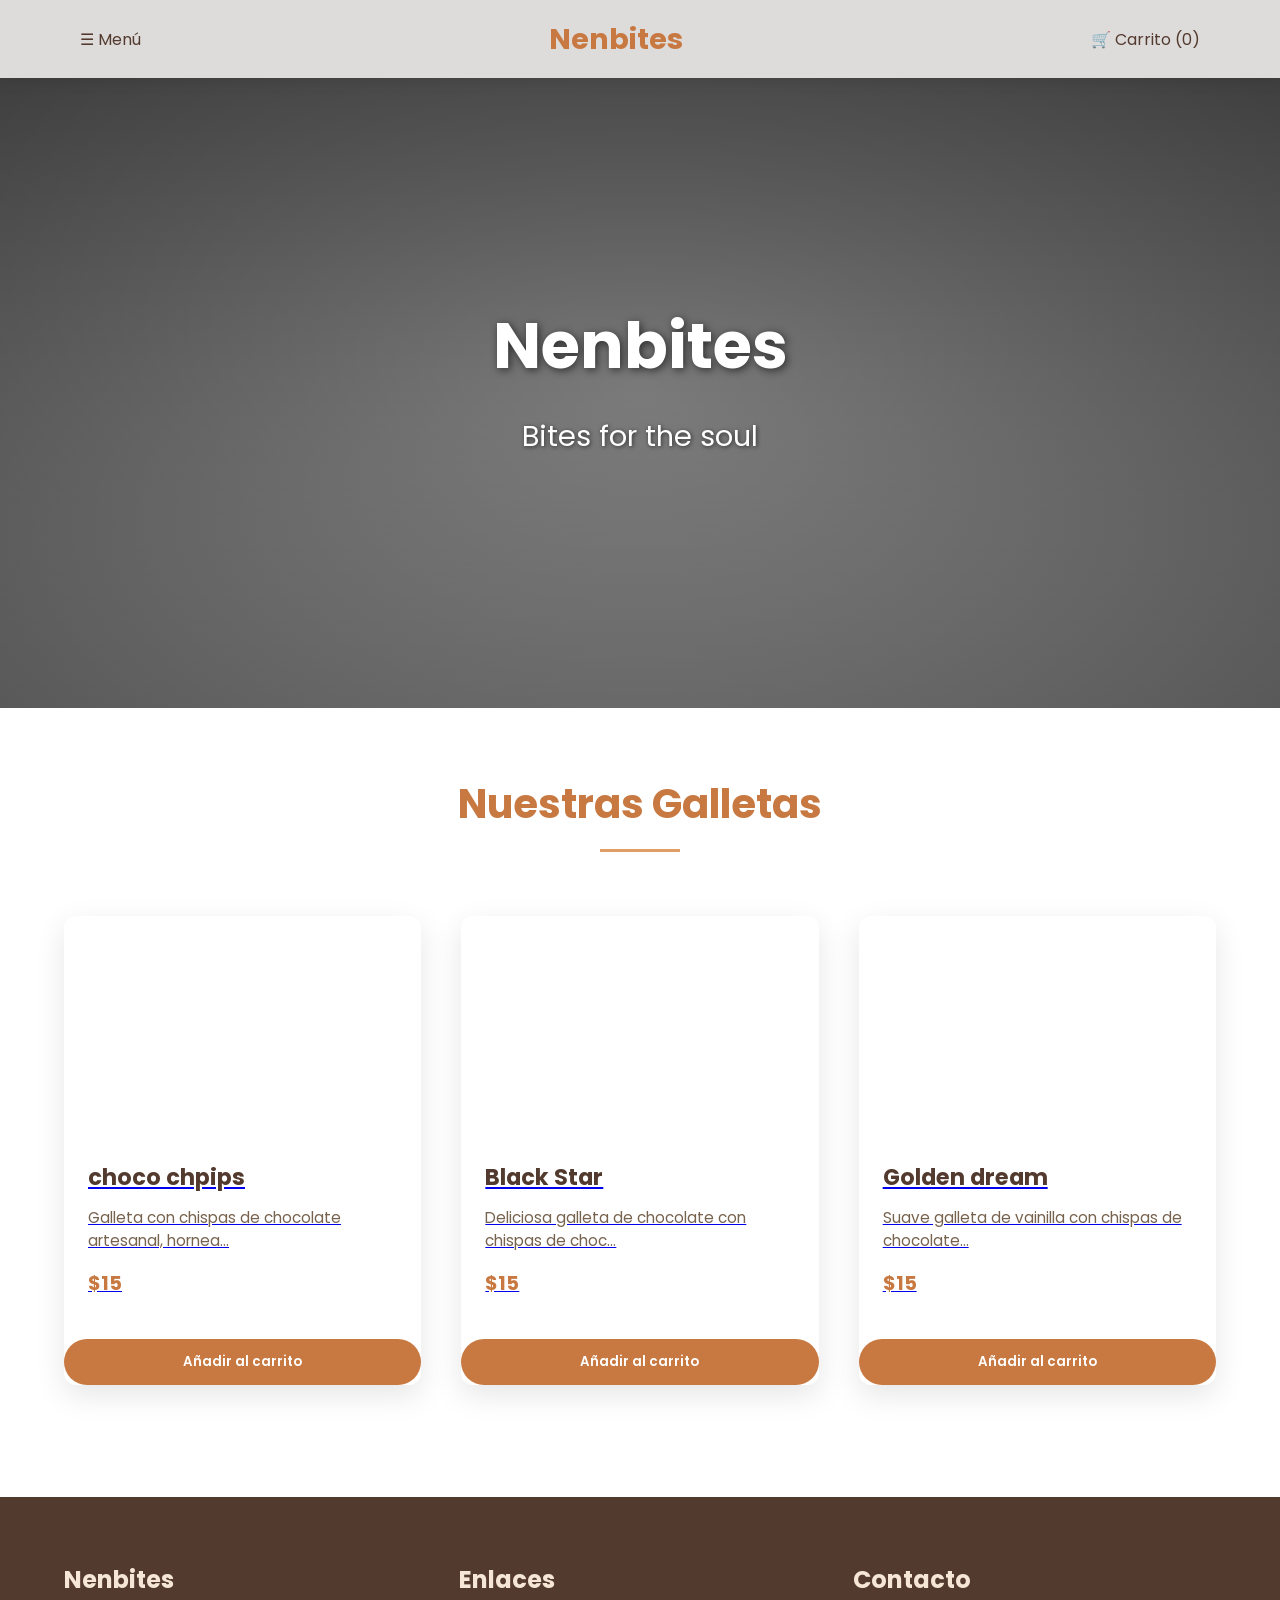
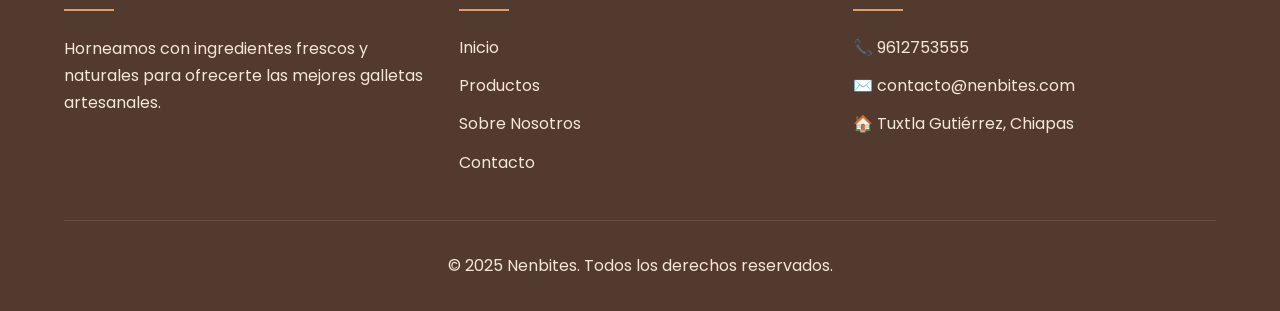
<file: index.html>
<!DOCTYPE html>
<html lang="es">
<head>
    <meta charset="UTF-8">
    <meta name="viewport" content="width=device-width, initial-scale=1.0">
    <title>Nenbites | Galletas Artesanales</title>
    <meta name="description" content="Deliciosas galletas artesanales horneadas con ingredientes naturales">
    <link rel="stylesheet" href="stylec.css">
    <!-- Preconexión para mejorar rendimiento -->
    <link rel="preconnect" href="https://fonts.googleapis.com">
    <link rel="preconnect" href="https://fonts.gstatic.com" crossorigin>
    <!-- Fonts -->
    <link href="https://fonts.googleapis.com/css2?family=Poppins:wght@400;600;700&display=swap" rel="stylesheet">
</head>
<body>
    <!-- Barra de navegación -->
    <nav class="navbar">
        <div class="dropdown">
            <button class="menu-button">☰ Menú</button>
            <div class="dropdown-content">
                <a href="index.html">Página Principal</a>
                <a href="login.html">Iniciar Sesión</a>
                <a href="#">Mis Órdenes</a>
                <a href="#">Catálogo</a>
                <a href="Sobre_nosotros.html">Sobre nosotros</a>
                <a href="ventas.html">Ventas</a>
            </div>
        </div>
        <a href="index.html" class="logo">Nenbites</a>
        <button class="menu-button">🛒 Carrito (<span id="cart-count">0</span>)</button>
    </nav>
    
    <!-- Banner principal -->
    <header class="banner">
        <div class="banner-content">
            <h1>Nenbites</h1>
            <p>Bites for the soul</p>
        </div>
    </header>

    <!-- Sección de productos -->
    <main>
        <h2 class="productos-titulo">Nuestras Galletas</h2>
        <div class="contenedor-productos" id="productos-container">
            <!-- Los productos se cargarán aquí dinámicamente desde product-handler.js -->
        </div>
    </main>
    
    <!-- Footer -->
    <footer>
        <div class="footer-content">
            <div class="footer-section">
                <h3>Nenbites</h3>
                <p>Horneamos con ingredientes frescos y naturales para ofrecerte las mejores galletas artesanales.</p>
            </div>
            
            <div class="footer-section">
                <h3>Enlaces</h3>
                <ul>
                    <li><a href="index.html">Inicio</a></li>
                    <li><a href="#">Productos</a></li>
                    <li><a href="#">Sobre Nosotros</a></li>
                    <li><a href="#">Contacto</a></li>
                </ul>
            </div>
            
            <div class="footer-section">
                <h3>Contacto</h3>
                <ul>
                    <li>📞 9612753555</li>
                    <li>✉️ contacto@nenbites.com</li>
                    <li>🏠 Tuxtla Gutiérrez, Chiapas</li>
                </ul>
            </div>
        </div>
        
        <div class="copyright">
            <p>&copy; 2025 Nenbites. Todos los derechos reservados.</p>
        </div>
    </footer>

    <!-- Scripts -->
    <script src="js/product-handler.js"></script>
    <script src="jvanim.js"></script>

    <!-- Polyfill para navegadores antiguos (opcional) -->
    <script>
        if (!window.Promise) {
            document.write('<script src="https://cdn.jsdelivr.net/npm/promise-polyfill@8.2.3/dist/polyfill.min.js"><\/script>');
        }
    </script>
</body>
</html>
</file>
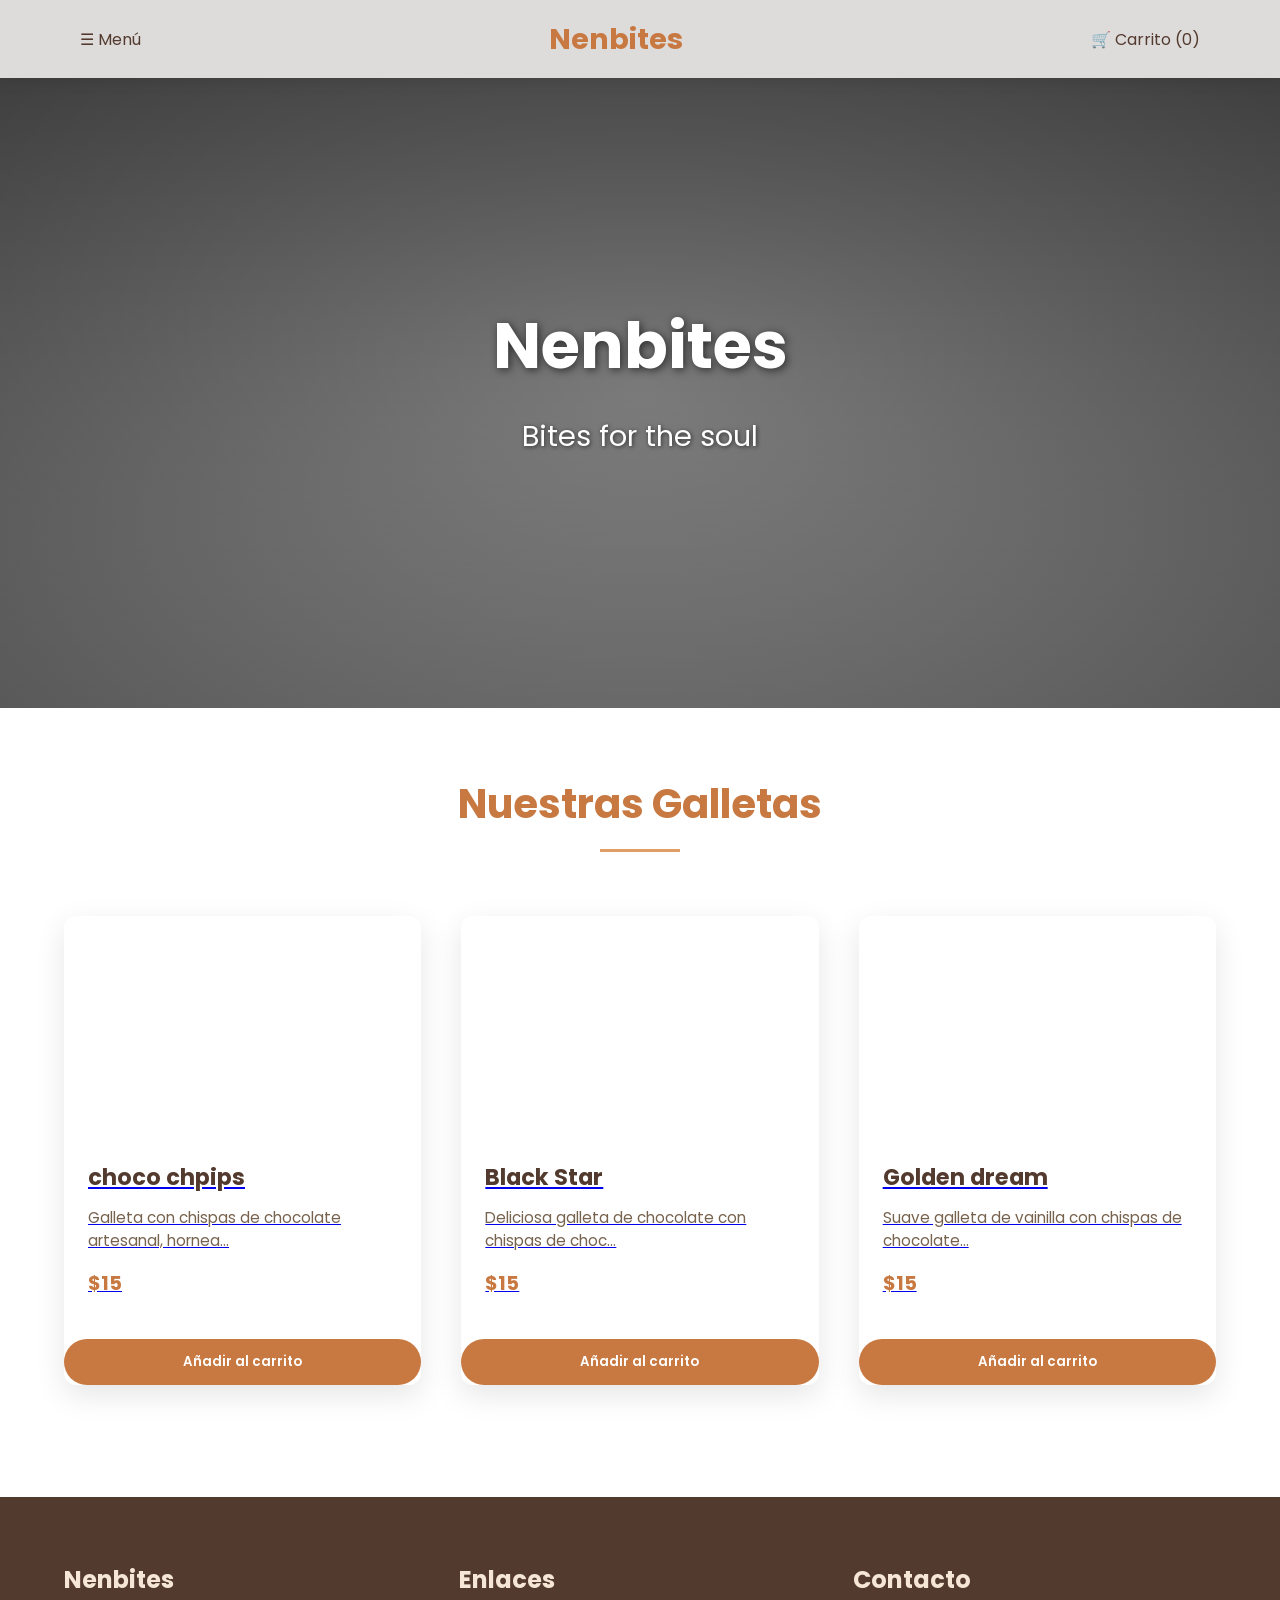
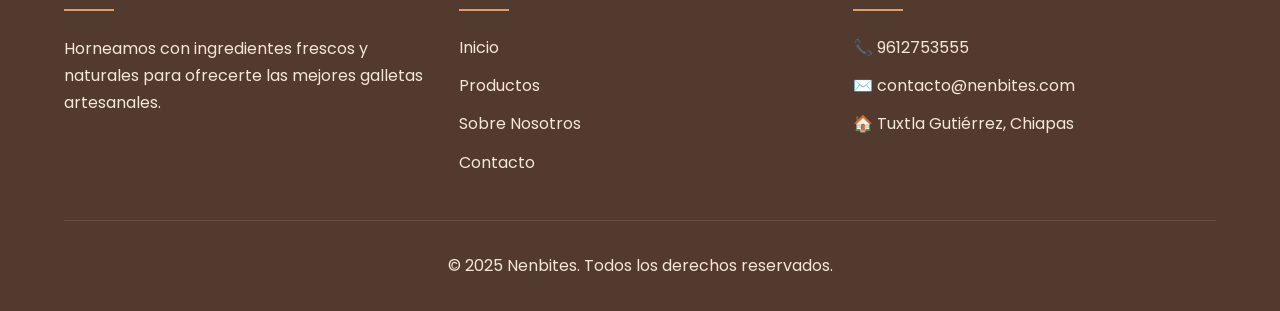
<file: detalle-producto.html>
<!DOCTYPE html>
<html lang="es">
<head>
    <meta charset="UTF-8">
    <meta name="viewport" content="width=device-width, initial-scale=1.0">
    <title>Detalle del Producto | Nenbites</title>
    <link rel="stylesheet" href="stylec.css">
</head>
<body>
    <nav class="navbar">
        <!-- Copia el mismo navbar de index.html -->
        <div class="dropdown">
            <button class="menu-button">☰ Menú</button>
            <div class="dropdown-content">
                <a href="index.html">Página Principal</a>
                <!-- ... otros enlaces ... -->
            </div>
        </div>
        <a href="index.html" class="logo">Nenbites</a>
        <button class="menu-button">🛒 Carrito (0)</button>
    </nav>

    <div class="detalle-producto" id="detalle-container">
        <!-- Los datos se cargarán aquí con JavaScript -->
    </div>

    <footer>
        <div class="footer-content">
            <div class="footer-section">
                <h3>Nenbites</h3>
                <p>Horneamos con ingredientes frescos y naturales para ofrecerte las mejores galletas artesanales.</p>
            </div>
            
            <div class="footer-section">
                <h3>Enlaces</h3>
                <ul>
                    <li><a href="index.html">Inicio</a></li>
                    <li><a href="#">Productos</a></li>
                    <li><a href="#">Sobre Nosotros</a></li>
                    <li><a href="#">Contacto</a></li>
                </ul>
            </div>
            
            <div class="footer-section">
                <h3>Contacto</h3>
                <ul>
                    <li>📞 9612753555</li>
                    <li>✉️ contacto@nenbites.com</li>
                    <li>🏠 Tuxtla Gutiérrez, Chiapas</li>
                </ul>
            </div>
        </div>
        
        <div class="copyright">
            <p>&copy; 2025 Nenbites. Todos los derechos reservados.</p>
        </div>
    </footer>

    <script>
        document.addEventListener('DOMContentLoaded', async () => {
            const urlParams = new URLSearchParams(window.location.search);
            const productId = urlParams.get('id');
            const detalleContainer = document.getElementById('detalle-container');

            if (!productId) {
                window.location.href = "index.html";
                return;
            }

            // Cargar datos del JSON
            const response = await fetch('productos.json');
            const data = await response.json();
            const producto = data.productos.find(p => p.id == productId);

            if (!producto) {
                window.location.href = "index.html";
                return;
            }

            // Mostrar el producto
            detalleContainer.innerHTML = `
                <div class="imagen-producto">
                    <img src="${producto.imagen}" alt="${producto.nombre}">
                </div>
                <div class="info-producto">
                    <h1>${producto.nombre}</h1>
                    <p class="precio-detalle">${producto.precio}</p>
                    <p class="descripcion-detalle">${producto.descripcion}</p>
                    <button class="boton-comprar">Añadir al carrito</button>
                </div>
            `;
        });
    </script>
</body>
</html>
</file>
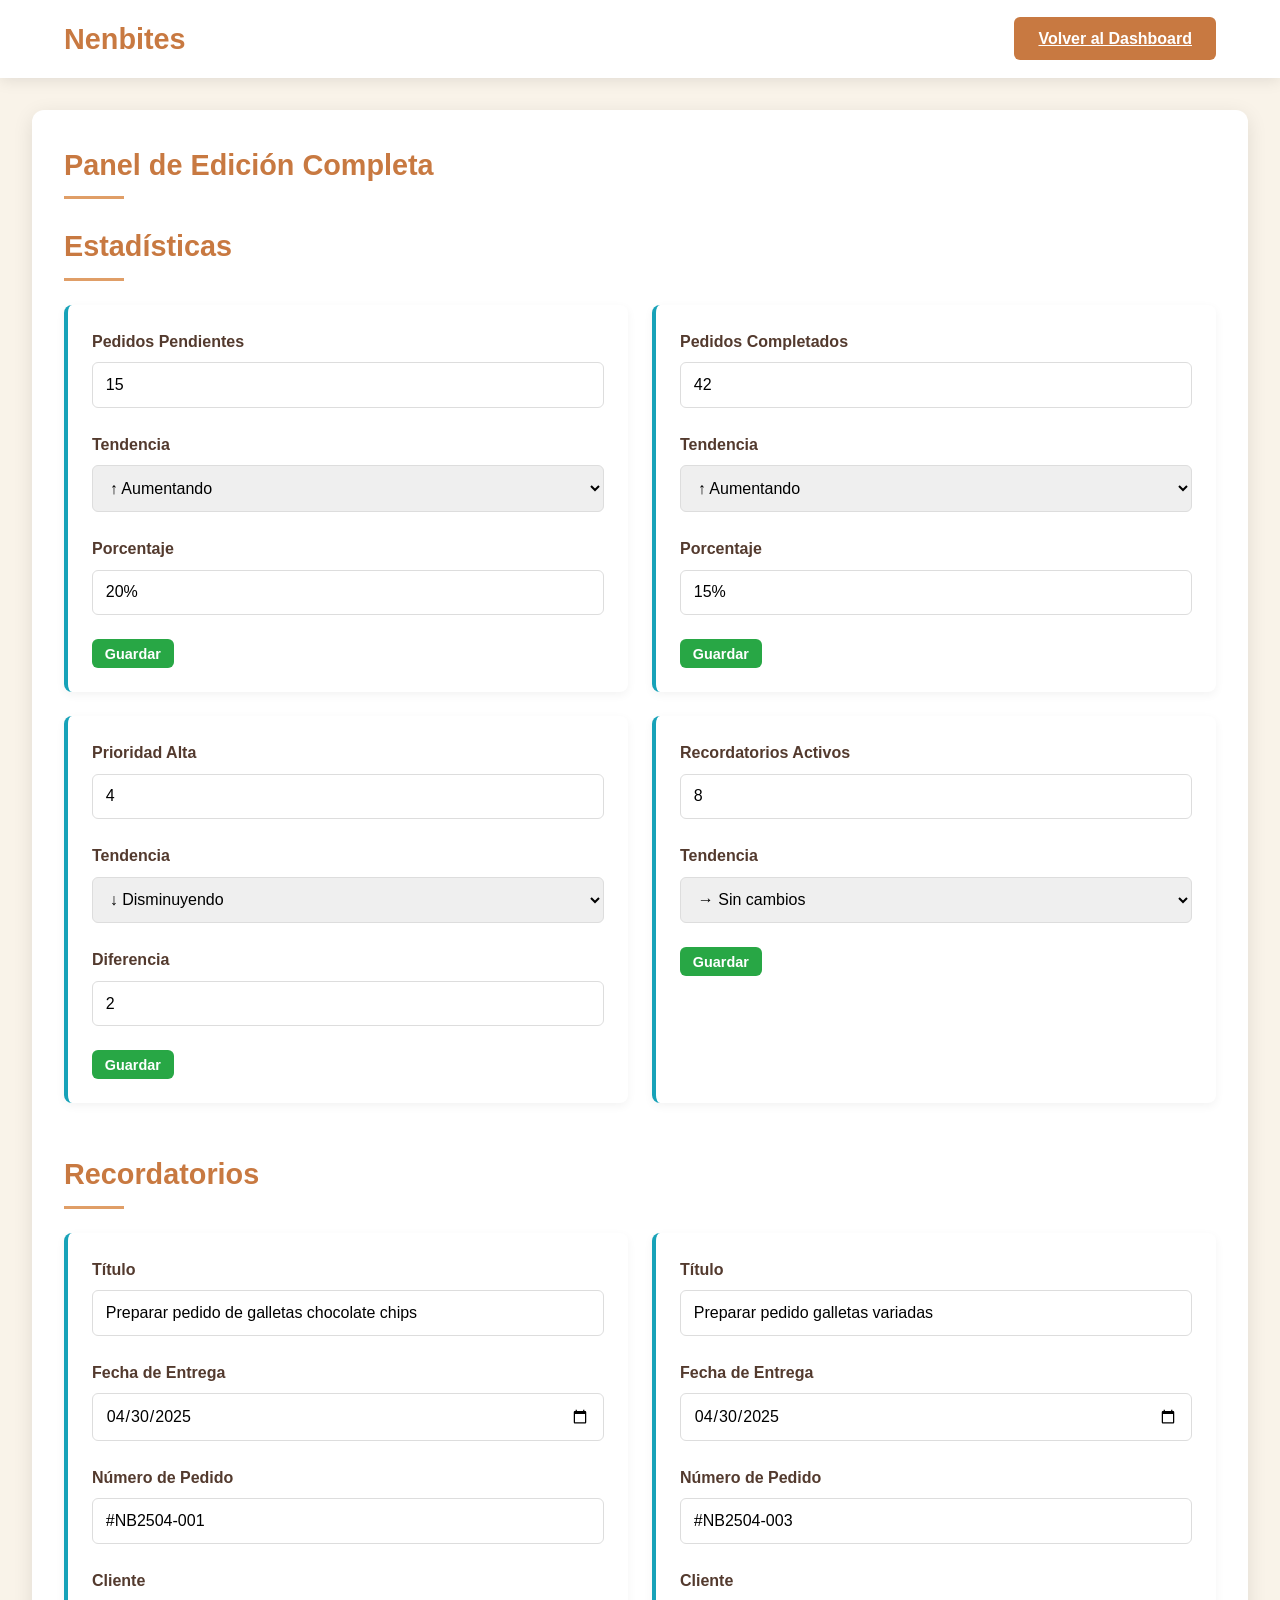
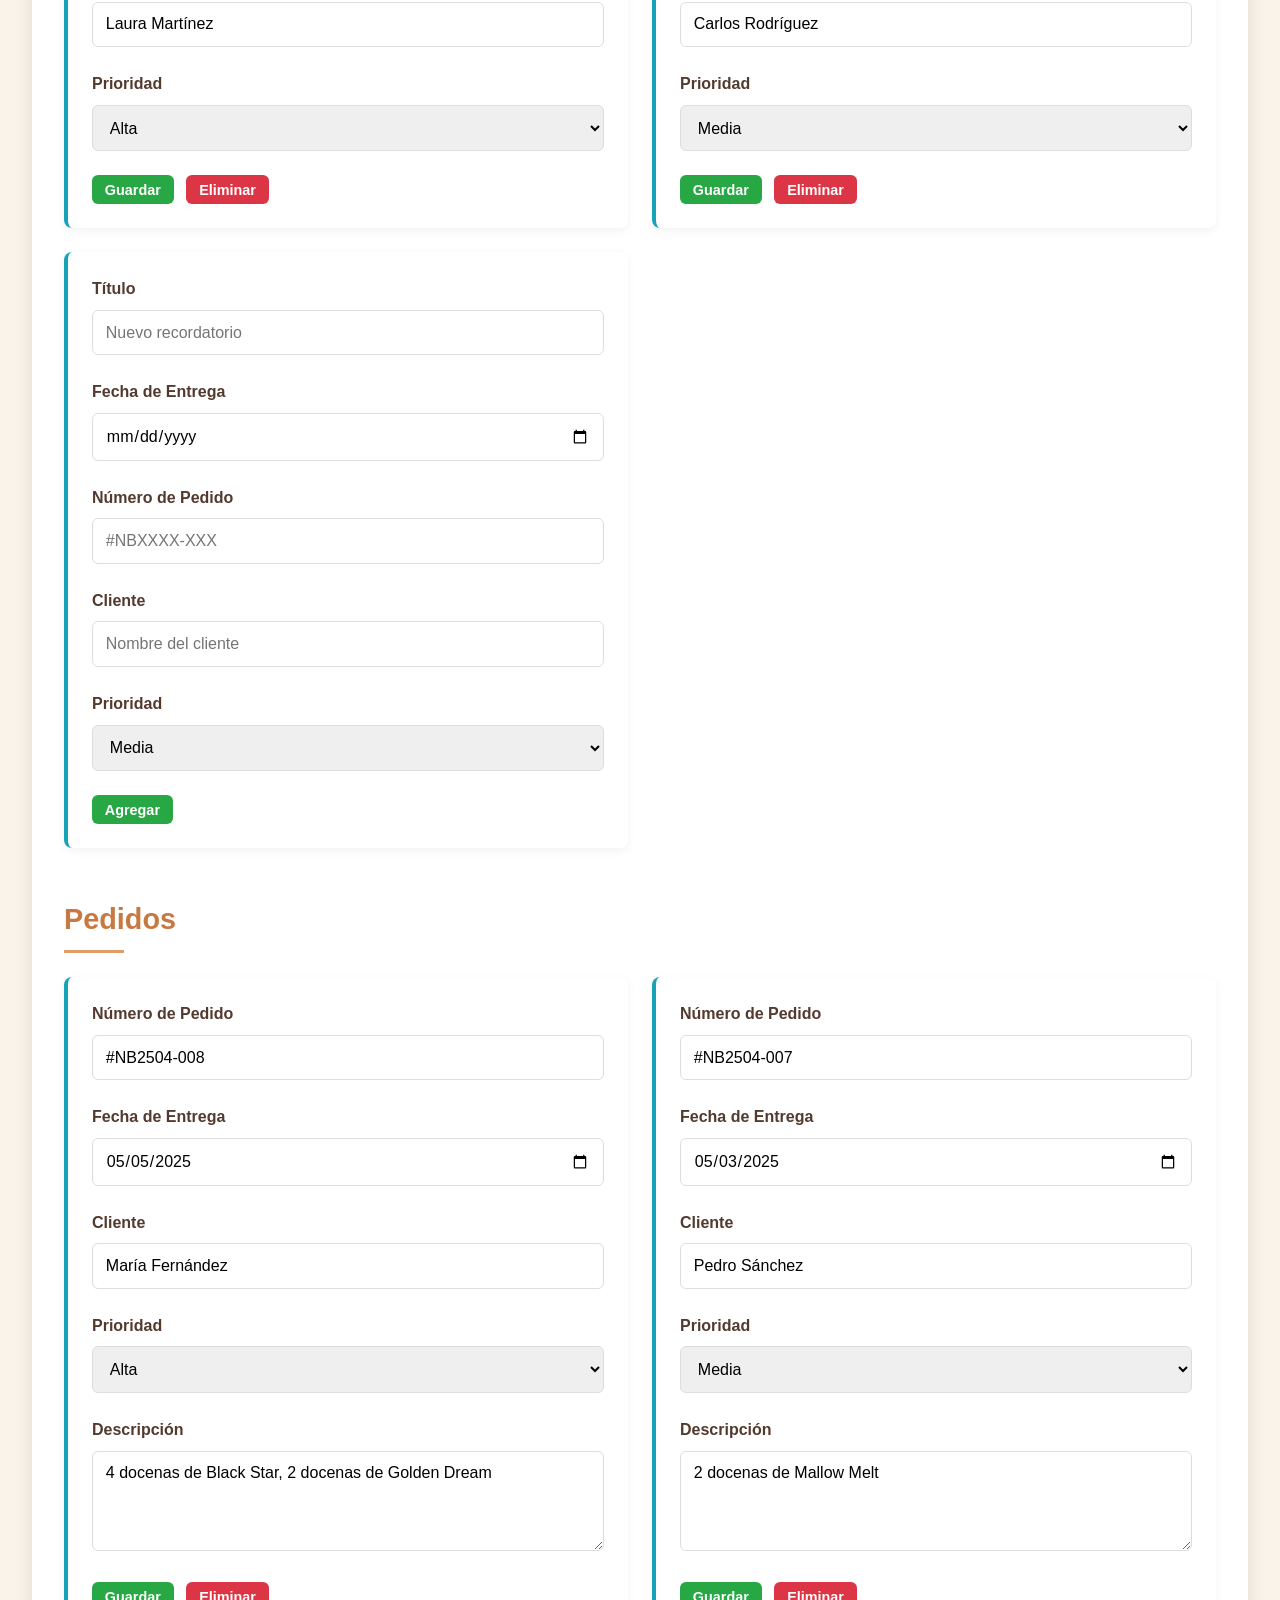
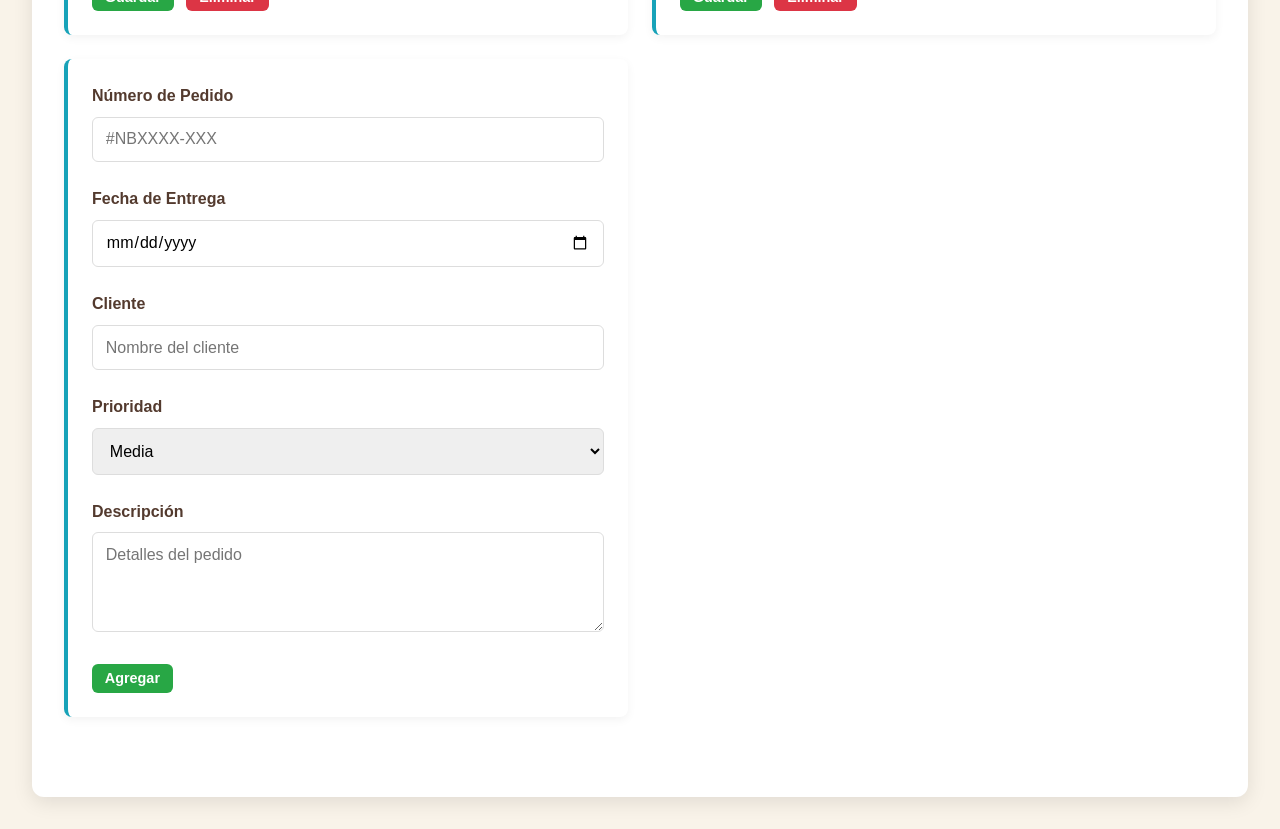
<file: ventas.html>
<!DOCTYPE html>
<html lang="es">
<head>
    <meta charset="UTF-8">
    <meta name="viewport" content="width=device-width, initial-scale=1.0">
    <title>Nenbites - Panel de Edición</title>
    <style>
        /* Reutilizamos los estilos principales del sistema */
        * {
            margin: 0;
            padding: 0;
            box-sizing: border-box;
            font-family: 'Poppins', sans-serif;
        }

        :root {
            --primary-color: #c87941;
            --secondary-color: #e09e67;
            --dark-color: #533a2e;
            --light-color: #f9f3e9;
            --success-color: #28a745;
            --warning-color: #ffc107;
            --danger-color: #dc3545;
            --info-color: #17a2b8;
        }

        body {
            background-color: var(--light-color);
            color: var(--dark-color);
            line-height: 1.6;
        }

        .navbar {
            display: flex;
            justify-content: space-between;
            align-items: center;
            padding: 1rem 5%;
            background-color: #fff;
            box-shadow: 0 2px 15px rgba(0, 0, 0, 0.1);
            position: sticky;
            top: 0;
            z-index: 1000;
        }

        .logo {
            font-size: 1.8rem;
            font-weight: 700;
            color: var(--primary-color);
            text-decoration: none;
        }

        .container {
            max-width: 1400px;
            margin: 2rem auto;
            padding: 0 2rem;
        }

        .card {
            background-color: #fff;
            border-radius: 12px;
            box-shadow: 0 5px 20px rgba(0, 0, 0, 0.1);
            padding: 2rem;
            margin-bottom: 2rem;
        }

        .title {
            font-size: 1.8rem;
            margin-bottom: 1.5rem;
            color: var(--primary-color);
            position: relative;
            padding-bottom: 0.7rem;
        }

        .title:after {
            content: '';
            position: absolute;
            bottom: 0;
            left: 0;
            width: 60px;
            height: 3px;
            background-color: var(--secondary-color);
        }

        .btn {
            padding: 0.8rem 1.5rem;
            border: none;
            border-radius: 6px;
            font-weight: 600;
            cursor: pointer;
            transition: all 0.3s ease;
        }

        .btn-primary {
            background-color: var(--primary-color);
            color: white;
        }

        .btn-primary:hover {
            background-color: var(--secondary-color);
        }

        .form-group {
            margin-bottom: 1.5rem;
        }

        label {
            display: block;
            margin-bottom: 0.5rem;
            font-weight: 600;
        }

        input, select, textarea {
            width: 100%;
            padding: 0.8rem;
            border: 1px solid #ddd;
            border-radius: 6px;
            font-size: 1rem;
        }

        textarea {
            min-height: 100px;
        }

        .edit-section {
            margin-bottom: 3rem;
        }

        .edit-grid {
            display: grid;
            grid-template-columns: repeat(auto-fill, minmax(400px, 1fr));
            gap: 1.5rem;
        }

        .edit-item {
            background-color: white;
            border-radius: 8px;
            padding: 1.5rem;
            box-shadow: 0 3px 10px rgba(0, 0, 0, 0.05);
            border-left: 4px solid var(--info-color);
        }

        .badge {
            display: inline-block;
            padding: 0.3rem 0.6rem;
            border-radius: 20px;
            color: white;
            font-size: 0.8rem;
            font-weight: 600;
            margin-right: 0.5rem;
        }

        .badge-high {
            background-color: var(--danger-color);
        }

        .badge-medium {
            background-color: var(--warning-color);
            color: #333;
        }

        .badge-low {
            background-color: var(--success-color);
        }

        .action-buttons {
            display: flex;
            gap: 0.8rem;
            margin-top: 1rem;
        }

        .btn-sm {
            padding: 0.4rem 0.8rem;
            font-size: 0.9rem;
        }

        .btn-success {
            background-color: var(--success-color);
            color: white;
        }

        .btn-danger {
            background-color: var(--danger-color);
            color: white;
        }

        @media (max-width: 768px) {
            .edit-grid {
                grid-template-columns: 1fr;
            }
        }
    </style>
</head>
<body>
    <div class="navbar">
        <a href="#" class="logo">Nenbites</a>
        <div>
            <a href="index.html" class="btn btn-primary">Volver al Dashboard</a>
        </div>
    </div>

    <div class="container">
        <div class="card">
            <h1 class="title">Panel de Edición Completa</h1>
            
            <!-- Sección de Estadísticas Editables -->
            <div class="edit-section">
                <h2 class="title">Estadísticas</h2>
                <div class="edit-grid">
                    <div class="edit-item">
                        <form id="edit-stats-pending">
                            <div class="form-group">
                                <label for="pending-orders">Pedidos Pendientes</label>
                                <input type="number" id="pending-orders" name="pending-orders" value="15" required>
                            </div>
                            <div class="form-group">
                                <label for="pending-trend">Tendencia</label>
                                <select id="pending-trend" name="trend" required>
                                    <option value="up" selected>↑ Aumentando</option>
                                    <option value="down">↓ Disminuyendo</option>
                                    <option value="same">→ Sin cambios</option>
                                </select>
                            </div>
                            <div class="form-group">
                                <label for="pending-percent">Porcentaje</label>
                                <input type="text" id="pending-percent" name="percent" value="20%" required>
                            </div>
                            <div class="action-buttons">
                                <button type="submit" class="btn btn-sm btn-success">Guardar</button>
                            </div>
                        </form>
                    </div>
                    
                    <div class="edit-item">
                        <form id="edit-stats-completed">
                            <div class="form-group">
                                <label for="completed-orders">Pedidos Completados</label>
                                <input type="number" id="completed-orders" name="completed-orders" value="42" required>
                            </div>
                            <div class="form-group">
                                <label for="completed-trend">Tendencia</label>
                                <select id="completed-trend" name="trend" required>
                                    <option value="up" selected>↑ Aumentando</option>
                                    <option value="down">↓ Disminuyendo</option>
                                    <option value="same">→ Sin cambios</option>
                                </select>
                            </div>
                            <div class="form-group">
                                <label for="completed-percent">Porcentaje</label>
                                <input type="text" id="completed-percent" name="percent" value="15%" required>
                            </div>
                            <div class="action-buttons">
                                <button type="submit" class="btn btn-sm btn-success">Guardar</button>
                            </div>
                        </form>
                    </div>
                    
                    <div class="edit-item">
                        <form id="edit-stats-priority">
                            <div class="form-group">
                                <label for="high-priority">Prioridad Alta</label>
                                <input type="number" id="high-priority" name="high-priority" value="4" required>
                            </div>
                            <div class="form-group">
                                <label for="priority-trend">Tendencia</label>
                                <select id="priority-trend" name="trend" required>
                                    <option value="up">↑ Aumentando</option>
                                    <option value="down" selected>↓ Disminuyendo</option>
                                    <option value="same">→ Sin cambios</option>
                                </select>
                            </div>
                            <div class="form-group">
                                <label for="priority-diff">Diferencia</label>
                                <input type="text" id="priority-diff" name="diff" value="2" required>
                            </div>
                            <div class="action-buttons">
                                <button type="submit" class="btn btn-sm btn-success">Guardar</button>
                            </div>
                        </form>
                    </div>
                    
                    <div class="edit-item">
                        <form id="edit-stats-reminders">
                            <div class="form-group">
                                <label for="active-reminders">Recordatorios Activos</label>
                                <input type="number" id="active-reminders" name="active-reminders" value="8" required>
                            </div>
                            <div class="form-group">
                                <label for="reminders-trend">Tendencia</label>
                                <select id="reminders-trend" name="trend" required>
                                    <option value="up">↑ Aumentando</option>
                                    <option value="down">↓ Disminuyendo</option>
                                    <option value="same" selected>→ Sin cambios</option>
                                </select>
                            </div>
                            <div class="action-buttons">
                                <button type="submit" class="btn btn-sm btn-success">Guardar</button>
                            </div>
                        </form>
                    </div>
                </div>
            </div>
            
            <!-- Sección de Recordatorios Editables -->
            <div class="edit-section">
                <h2 class="title">Recordatorios</h2>
                <div class="edit-grid">
                    <div class="edit-item">
                        <form id="edit-reminder-1">
                            <div class="form-group">
                                <label for="reminder-title-1">Título</label>
                                <input type="text" id="reminder-title-1" name="title" value="Preparar pedido de galletas chocolate chips" required>
                            </div>
                            <div class="form-group">
                                <label for="reminder-date-1">Fecha de Entrega</label>
                                <input type="date" id="reminder-date-1" name="date" value="2025-04-30" required>
                            </div>
                            <div class="form-group">
                                <label for="reminder-order-1">Número de Pedido</label>
                                <input type="text" id="reminder-order-1" name="order" value="#NB2504-001" required>
                            </div>
                            <div class="form-group">
                                <label for="reminder-client-1">Cliente</label>
                                <input type="text" id="reminder-client-1" name="client" value="Laura Martínez" required>
                            </div>
                            <div class="form-group">
                                <label for="reminder-priority-1">Prioridad</label>
                                <select id="reminder-priority-1" name="priority" required>
                                    <option value="high" selected>Alta</option>
                                    <option value="medium">Media</option>
                                    <option value="low">Baja</option>
                                </select>
                            </div>
                            <div class="action-buttons">
                                <button type="submit" class="btn btn-sm btn-success">Guardar</button>
                                <button type="button" class="btn btn-sm btn-danger">Eliminar</button>
                            </div>
                        </form>
                    </div>
                    
                    <div class="edit-item">
                        <form id="edit-reminder-2">
                            <div class="form-group">
                                <label for="reminder-title-2">Título</label>
                                <input type="text" id="reminder-title-2" name="title" value="Preparar pedido galletas variadas" required>
                            </div>
                            <div class="form-group">
                                <label for="reminder-date-2">Fecha de Entrega</label>
                                <input type="date" id="reminder-date-2" name="date" value="2025-04-30" required>
                            </div>
                            <div class="form-group">
                                <label for="reminder-order-2">Número de Pedido</label>
                                <input type="text" id="reminder-order-2" name="order" value="#NB2504-003" required>
                            </div>
                            <div class="form-group">
                                <label for="reminder-client-2">Cliente</label>
                                <input type="text" id="reminder-client-2" name="client" value="Carlos Rodríguez" required>
                            </div>
                            <div class="form-group">
                                <label for="reminder-priority-2">Prioridad</label>
                                <select id="reminder-priority-2" name="priority" required>
                                    <option value="high">Alta</option>
                                    <option value="medium" selected>Media</option>
                                    <option value="low">Baja</option>
                                </select>
                            </div>
                            <div class="action-buttons">
                                <button type="submit" class="btn btn-sm btn-success">Guardar</button>
                                <button type="button" class="btn btn-sm btn-danger">Eliminar</button>
                            </div>
                        </form>
                    </div>
                    
                    <div class="edit-item">
                        <form id="new-reminder">
                            <div class="form-group">
                                <label for="new-reminder-title">Título</label>
                                <input type="text" id="new-reminder-title" name="title" placeholder="Nuevo recordatorio" required>
                            </div>
                            <div class="form-group">
                                <label for="new-reminder-date">Fecha de Entrega</label>
                                <input type="date" id="new-reminder-date" name="date" required>
                            </div>
                            <div class="form-group">
                                <label for="new-reminder-order">Número de Pedido</label>
                                <input type="text" id="new-reminder-order" name="order" placeholder="#NBXXXX-XXX" required>
                            </div>
                            <div class="form-group">
                                <label for="new-reminder-client">Cliente</label>
                                <input type="text" id="new-reminder-client" name="client" placeholder="Nombre del cliente" required>
                            </div>
                            <div class="form-group">
                                <label for="new-reminder-priority">Prioridad</label>
                                <select id="new-reminder-priority" name="priority" required>
                                    <option value="high">Alta</option>
                                    <option value="medium" selected>Media</option>
                                    <option value="low">Baja</option>
                                </select>
                            </div>
                            <div class="action-buttons">
                                <button type="submit" class="btn btn-sm btn-success">Agregar</button>
                            </div>
                        </form>
                    </div>
                </div>
            </div>
            
            <!-- Sección de Pedidos Editables -->
            <div class="edit-section">
                <h2 class="title">Pedidos</h2>
                <div class="edit-grid">
                    <div class="edit-item">
                        <form id="edit-order-008">
                            <div class="form-group">
                                <label for="order-id-008">Número de Pedido</label>
                                <input type="text" id="order-id-008" name="order-id" value="#NB2504-008" required>
                            </div>
                            <div class="form-group">
                                <label for="order-date-008">Fecha de Entrega</label>
                                <input type="date" id="order-date-008" name="order-date" value="2025-05-05" required>
                            </div>
                            <div class="form-group">
                                <label for="order-client-008">Cliente</label>
                                <input type="text" id="order-client-008" name="client" value="María Fernández" required>
                            </div>
                            <div class="form-group">
                                <label for="order-priority-008">Prioridad</label>
                                <select id="order-priority-008" name="priority" required>
                                    <option value="high" selected>Alta</option>
                                    <option value="medium">Media</option>
                                    <option value="low">Baja</option>
                                </select>
                            </div>
                            <div class="form-group">
                                <label for="order-desc-008">Descripción</label>
                                <textarea id="order-desc-008" name="description" required>4 docenas de Black Star, 2 docenas de Golden Dream</textarea>
                            </div>
                            <div class="action-buttons">
                                <button type="submit" class="btn btn-sm btn-success">Guardar</button>
                                <button type="button" class="btn btn-sm btn-danger">Eliminar</button>
                            </div>
                        </form>
                    </div>
                    
                    <div class="edit-item">
                        <form id="edit-order-007">
                            <div class="form-group">
                                <label for="order-id-007">Número de Pedido</label>
                                <input type="text" id="order-id-007" name="order-id" value="#NB2504-007" required>
                            </div>
                            <div class="form-group">
                                <label for="order-date-007">Fecha de Entrega</label>
                                <input type="date" id="order-date-007" name="order-date" value="2025-05-03" required>
                            </div>
                            <div class="form-group">
                                <label for="order-client-007">Cliente</label>
                                <input type="text" id="order-client-007" name="client" value="Pedro Sánchez" required>
                            </div>
                            <div class="form-group">
                                <label for="order-priority-007">Prioridad</label>
                                <select id="order-priority-007" name="priority" required>
                                    <option value="high">Alta</option>
                                    <option value="medium" selected>Media</option>
                                    <option value="low">Baja</option>
                                </select>
                            </div>
                            <div class="form-group">
                                <label for="order-desc-007">Descripción</label>
                                <textarea id="order-desc-007" name="description" required>2 docenas de Mallow Melt</textarea>
                            </div>
                            <div class="action-buttons">
                                <button type="submit" class="btn btn-sm btn-success">Guardar</button>
                                <button type="button" class="btn btn-sm btn-danger">Eliminar</button>
                            </div>
                        </form>
                    </div>
                    
                    <div class="edit-item">
                        <form id="new-order">
                            <div class="form-group">
                                <label for="new-order-id">Número de Pedido</label>
                                <input type="text" id="new-order-id" name="order-id" placeholder="#NBXXXX-XXX" required>
                            </div>
                            <div class="form-group">
                                <label for="new-order-date">Fecha de Entrega</label>
                                <input type="date" id="new-order-date" name="order-date" required>
                            </div>
                            <div class="form-group">
                                <label for="new-order-client">Cliente</label>
                                <input type="text" id="new-order-client" name="client" placeholder="Nombre del cliente" required>
                            </div>
                            <div class="form-group">
                                <label for="new-order-priority">Prioridad</label>
                                <select id="new-order-priority" name="priority" required>
                                    <option value="high">Alta</option>
                                    <option value="medium" selected>Media</option>
                                    <option value="low">Baja</option>
                                </select>
                            </div>
                            <div class="form-group">
                                <label for="new-order-desc">Descripción</label>
                                <textarea id="new-order-desc" name="description" placeholder="Detalles del pedido" required></textarea>
                            </div>
                            <div class="action-buttons">
                                <button type="submit" class="btn btn-sm btn-success">Agregar</button>
                            </div>
                        </form>
                    </div>
                </div>
            </div>
        </div>
    </div>

    <script>
        // Aquí iría el JavaScript para manejar los formularios
        // Por ejemplo:
        document.querySelectorAll('form').forEach(form => {
            form.addEventListener('submit', function(e) {
                e.preventDefault();
                // Lógica para guardar los cambios
                alert('Cambios guardados correctamente');
                // En una implementación real, aquí harías una petición AJAX
                // o actualizarías el estado de la aplicación
            });
        });
        
        // También podrías añadir lógica para:
        // - Eliminar elementos
        // - Validar formularios
        // - Actualizar la vista en tiempo real
    </script>
</body>
</html>
</file>
<file: stylec.css>
* {
    margin: 0;
    padding: 0;
    box-sizing: border-box;
    font-family: 'Poppins', sans-serif;
  }
  
  body {
    background-color: #ffffff;
    color: #533a2e;
    line-height: 1.6;
  }
  
  /* Navigation */
  .navbar {
    display: flex;
    justify-content: space-between;
    align-items: center;
    padding: 1rem 5%;
    background-color: #dedbdb;
    box-shadow: 0 2px 15px rgba(0, 0, 0, 0.1);
    position: sticky;
    top: 0;
    z-index: 1000;
    transition: all 0.3s ease;
  }
  
  .navbar.scrolled {
    padding: 0.7rem 5%;
    background-color: rgba(255, 241, 114, 0.95);
  }
  
  .logo {
    font-size: 1.8rem;
    font-weight: 700;
    color: #c87941;
    text-decoration: none;
    transition: color 0.3s ease;
  }
  
  .logo:hover {
    color: #e09e67;
  }
  
  .menu-button {
    background-color: transparent;
    border: none;
    font-size: 1rem;
    cursor: pointer;
    padding: 0.5rem 1rem;
    border-radius: 25px;
    transition: all 0.3s ease;
    color: #533a2e;
  }
  
  .menu-button:hover {
    background-color: #f5e6d5;
  }
  
  .dropdown {
    position: relative;
    display: inline-block;
  }
  
  .dropdown-content {
    display: none;
    position: absolute;
    background-color: #fff;
    min-width: 180px;
    box-shadow: 0 8px 16px rgba(0, 0, 0, 0.1);
    border-radius: 8px;
    z-index: 1;
    left: 0;
    top: 100%;
    padding: 0.5rem 0;
    transform: translateY(10px);
    opacity: 0;
    transition: all 0.3s ease;
  }
  
  .dropdown:hover .dropdown-content {
    display: block;
    transform: translateY(0);
    opacity: 1;
  }
  
  .dropdown-content a {
    color: #533a2e;
    padding: 0.7rem 1rem;
    text-decoration: none;
    display: block;
    transition: all 0.2s ease;
  }
  
  .dropdown-content a:hover {
    background-color: #f5e6d5;
    padding-left: 1.5rem;
  }
  
  /* Banner */
  .banner {
    height: 70vh;
    background-image: linear-gradient(rgba(0, 0, 0, 0.5), rgba(0, 0, 0, 0.3)), url('https://images.unsplash.com/photo-1499636136210-6f4ee915583e');
    background-size: cover;
    background-position: center;
    display: flex;
    justify-content: center;
    align-items: center;
    text-align: center;
    color: white;
    position: relative;
    overflow: hidden;
  }
  
  .banner:before {
    content: '';
    position: absolute;
    top: 0;
    left: 0;
    right: 0;
    bottom: 0;
    background: radial-gradient(ellipse at center, rgba(0, 0, 0, 0.2) 0%, rgba(0, 0, 0, 0.5) 100%);
    z-index: 1;
  }
  
  .banner-content {
    position: relative;
    z-index: 2;
    max-width: 800px;
    padding: 2rem;
  }
  
  .banner-content h1 {
    font-size: 4rem;
    margin-bottom: 1rem;
    font-weight: 700;
    text-shadow: 2px 2px 8px rgba(0, 0, 0, 0.6);
    animation: fadeInUp 1.2s ease-out;
  }
  
  .banner-content p {
    font-size: 1.8rem;
    margin-bottom: 2rem;
    text-shadow: 1px 1px 4px rgba(0, 0, 0, 0.6);
    animation: fadeInUp 1.5s ease-out;
  }
  
  /* Products Section */
  .productos-titulo {
    text-align: center;
    font-size: 2.5rem;
    margin: 4rem 0 2rem;
    color: #c87941;
    position: relative;
    padding-bottom: 1rem;
  }
  
  .productos-titulo:after {
    content: '';
    position: absolute;
    bottom: 0;
    left: 50%;
    transform: translateX(-50%);
    width: 80px;
    height: 3px;
    background-color: #e09e67;
  }
  
  .contenedor-productos {
    display: grid;
    grid-template-columns: repeat(auto-fit, minmax(300px, 1fr));
    gap: 2.5rem;
    padding: 2rem 5%;
    max-width: 1400px;
    margin: 0 auto;
  }
  
  .producto {
    background-color: white;
    border-radius: 12px;
    overflow: hidden;
    box-shadow: 0 10px 30px rgba(0, 0, 0, 0.1);
    transition: all 0.4s ease;
    position: relative;
  }
  
  .producto:hover {
    transform: translateY(-10px);
    box-shadow: 0 12px 30px rgba(0, 0, 0, 0.12);
  }
  
  .producto:before {
    content: '';
    position: absolute;
    top: 0;
    left: 0;
    width: 100%;
    height: 100%;
    background: linear-gradient(to bottom, transparent 50%, rgba(0, 0, 0, 0.03) 100%);
    z-index: 1;
    opacity: 0;
    transition: opacity 0.4s ease;
  }
  
  /* Se elimina el efecto de hover para todos los productos */
  .producto:hover:before {
    opacity: 0;
  }
  
  /* Estilo para eliminar el efecto de hover en un producto específico */
  .producto.sin-hover:hover:before {
    opacity: 0 !important;
  }
  
  .producto-imagen {
    height: 220px;
    background-size: cover;
    background-position: center;
    position: relative;
    transition: all 0.5s ease;
  }
  
  .producto:hover .producto-imagen {
    transform: scale(1.05);
  }
  
  .producto-info, .info {
    padding: 1.5rem;
    position: relative;
    z-index: 2;
  }
  
  .producto-info h3, .info h3 {
    font-size: 1.4rem;
    margin-bottom: 0.7rem;
    color: #533a2e;
  }
  
  .producto-info p, .info p {
    color: #77624d;
    margin-bottom: 1rem;
    font-size: 0.95rem;
    line-height: 1.5;
  }
  
  .precio {
    font-weight: 700;
    font-size: 1.2rem;
    color: #c87941;
    margin-bottom: 1rem;
  }
  
  .boton-comprar {
    background-color: #c87941;
    color: white;
    border: none;
    padding: 0.8rem 1.5rem;
    border-radius: 25px;
    font-weight: 600;
    cursor: pointer;
    transition: all 0.3s ease;
    width: 100%;
  }
  
  .boton-comprar:hover {
    background-color: #e09e67;
    box-shadow: 0 4px 8px rgba(0, 0, 0, 0.2);
  }
  
  .temporada:before {
    content: 'Best Seller';
    position: absolute;
    top: 1rem;    
    right: 1rem;
    background-color: #c87941;
    color: white;
    padding: 0.4rem 0.8rem;
    border-radius: 20px;
    font-size: 0.8rem;
    font-weight: 600;
    background-color: white;
    border: 2px solid #c87941;
    z-index: 3;
  }
  
  /* Footer */
  footer {
    background-color: #533a2e;
    color: #f5e6d5;
    padding: 4rem 5% 2rem;
    margin-top: 5rem;
  }
  
  .footer-content {
    display: grid;
    grid-template-columns: repeat(auto-fit, minmax(250px, 1fr));
    gap: 2rem;
    max-width: 1400px;
    margin: 0 auto;
  }
  
  .footer-section h3 {
    font-size: 1.5rem;
    margin-bottom: 1.5rem;
    position: relative;
    padding-bottom: 0.7rem;
  }
  
  .footer-section h3:after {
    content: '';
    position: absolute;
    bottom: 0;
    left: 0;
    width: 50px;
    height: 2px;
    background-color: #e09e67;
  }
  
  .footer-section p {
    line-height: 1.7;
    margin-bottom: 1rem;
  }
  
  .footer-section ul {
    list-style: none;
  }
  
  .footer-section ul li {
    margin-bottom: 0.8rem;
  }
  
  .footer-section ul li a {
    color: #f5e6d5;
    text-decoration: none;
    transition: all 0.3s ease;
  }
  
  .footer-section ul li a:hover {
    color: #e09e67;
    padding-left: 5px;
  }
  
  .copyright {
    text-align: center;
    padding-top: 2rem;
    margin-top: 2rem;
    border-top: 1px solid rgba(255, 255, 255, 0.1);
  }
  
  /* Animations */
  @keyframes fadeInUp {
    from {
      opacity: 0;
      transform: translateY(30px);
    }
    to {
      opacity: 1;
      transform: translateY(0);
    }
  }
  
  @keyframes pulse {
    0% {
      transform: scale(1);
    }
    50% {
      transform: scale(1.05);
    }
    100% {
      transform: scale(1);
    }
  }
  
  /* Responsive design */
  @media (max-width: 768px) {
    .navbar {
      padding: 1rem 3%;
    }
    
    .banner {
      height: 60vh;
    }
    
    .banner-content h1 {
      font-size: 3rem;
    }
    
    .banner-content p {
      font-size: 1.4rem;
    }
    
    .productos-titulo {
      font-size: 2rem;
    }
    
    .contenedor-productos {
      padding: 1.5rem 3%;
    }
  }
  
  @media (max-width: 480px) {
    .banner-content h1 {
      font-size: 2.5rem;
    }
    
    .banner-content p {
      font-size: 1.1rem;
    }
    
    .productos-titulo {
      font-size: 1.8rem;
    }
  }

/* Responsive design */
@media (max-width: 1024px) {
  /* Ajustes generales */
  .banner-content h1 {
    font-size: 3rem;
  }

  .banner-content p {
    font-size: 1.4rem;
  }

  .productos-titulo {
    font-size: 2.2rem;
  }

  .contenedor-productos {
    grid-template-columns: repeat(auto-fit, minmax(280px, 1fr));
    gap: 2rem;
  }

  .footer-content {
    gap: 1.5rem;
  }

  /* Ajustes del menú */
  .dropdown-content {
    min-width: 150px;
  }

  /* Ajustes del banner */
  .banner {
    height: 60vh;
  }

  /* Ajustes de productos */
  .producto-imagen {
    height: 200px;
  }

  /* Ajustes del footer */
  .footer-section h3 {
    font-size: 1.3rem;
  }
}

@media (max-width: 768px) {
  /* Ajustes generales */
  .banner-content h1 {
    font-size: 2.5rem;
  }

  .banner-content p {
    font-size: 1.2rem;
  }

  .productos-titulo {
    font-size: 2rem;
  }

  .contenedor-productos {
    grid-template-columns: repeat(auto-fit, minmax(250px, 1fr));
  }

  /* Ajustes del menú */
  .navbar {
    padding: 0.8rem 3%;
  }

  .dropdown-content {
    min-width: 130px;
  }

  /* Ajustes del banner */
  .banner {
    height: 50vh;
  }

  /* Ajustes de productos */
  .producto-imagen {
    height: 180px;
  }

  /* Ajustes del footer */
  .footer-content {
    grid-template-columns: repeat(auto-fit, minmax(200px, 1fr));
  }

  .footer-section h3 {
    font-size: 1.2rem;
  }
}

@media (max-width: 480px) {
  /* Ajustes generales */
  .banner-content h1 {
    font-size: 2rem;
  }

  .banner-content p {
    font-size: 1rem;
  }

  .productos-titulo {
    font-size: 1.8rem;
  }

  .contenedor-productos {
    grid-template-columns: 1fr;
  }

  /* Ajustes del menú */
  .dropdown-content {
    min-width: 120px;
  }

  /* Ajustes del banner */
  .banner {
    height: 40vh;
  }

  /* Ajustes de productos */
  .producto-imagen {
    height: 150px;
  }

  /* Ajustes del footer */
  .footer-section h3 {
    font-size: 1.1rem;
  }
}
  
  /* Animation classes that will be used by JavaScript */
  .fade-in {
    animation: fadeIn 0.8s ease forwards;
  }
  
  .slide-in-left {
    animation: slideInLeft 0.8s ease forwards;
  }
  
  .slide-in-right {
    animation: slideInRight 0.8s ease forwards;
  }
  
  .bounce-in {
    animation: bounceIn 0.8s ease forwards;
  }
  
  @keyframes fadeIn {
    from {
      opacity: 0;
    }
    to {
      opacity: 1;
    }
  }
  
  @keyframes slideInLeft {
    from {
      transform: translateX(-50px);
      opacity: 0;
    }
    to {
      transform: translateX(0);
      opacity: 1;
    }
  }
  
  @keyframes slideInRight {
    from {
      transform: translateX(50px);
      opacity: 0;
    }
    to {
      transform: translateX(0);
      opacity: 1;
    }
  }
  
  @keyframes bounceIn {
    0% {
      transform: scale(0.8);
      opacity: 0;
    }
    70% {
      transform: scale(1.1);
      opacity: 1;
    }
    100% {
      transform: scale(1);
      opacity: 1;
    }
  }
  
  /* Added styles for cart notification */
  .cart-notification {
    position: fixed;
    top: 80px;
    right: 20px;
    background-color: #c87941;
    color: white;
    padding: 12px 20px;
    border-radius: 8px;
    box-shadow: 0 4px 15px rgba(0, 0, 0, 0.15);
    z-index: 1000;
    transform: translateY(-20px);
    opacity: 0;
    transition: all 0.5s ease;
  }
  
  .cart-notification.show {
    transform: translateY(0);
    opacity: 1;
  }

  /* Estilos para la página de detalle */
.detalle-producto {
  display: flex;
  flex-wrap: wrap;
  max-width: 1200px;
  margin: 3rem auto;
  padding: 0 2rem;
  gap: 3rem;
}

.imagen-producto {
  flex: 1;
  min-width: 300px;
}

.imagen-producto img {
  width: 100%;
  border-radius: 12px;
  box-shadow: 0 10px 30px rgba(0, 0, 0, 0.1);
}

.info-producto {
  flex: 1;
  min-width: 300px;
}

.precio-detalle {
  font-size: 1.8rem;
  color: #c87941;
  margin: 1.5rem 0;
  font-weight: 700;
}

.descripcion-detalle {
  line-height: 1.8;
  margin-bottom: 2rem;
  color: #533a2e;
}

@media (max-width: 768px) {
  .detalle-producto {
      flex-direction: column;
      gap: 2rem;
  }
}
</file>
